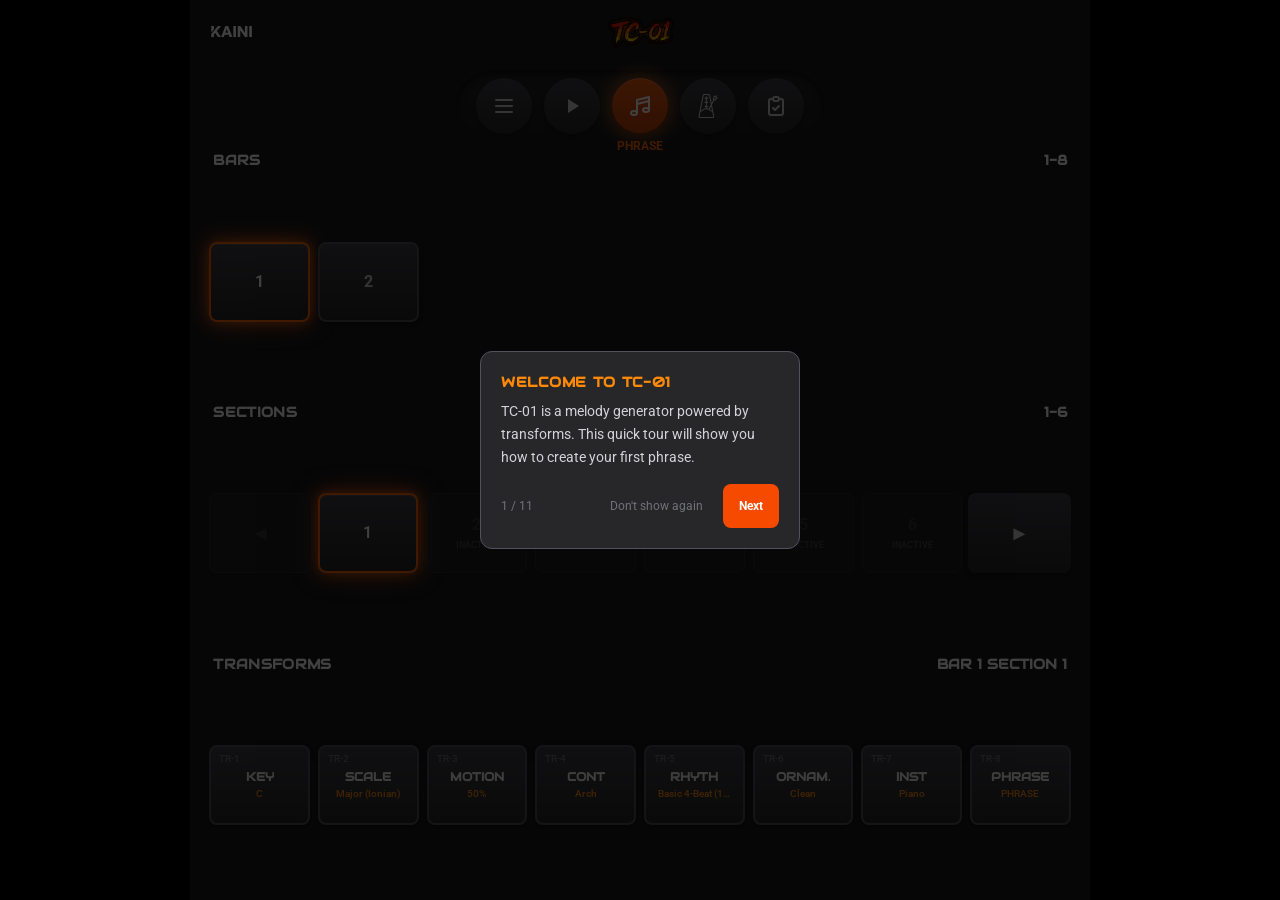
<file: tone-calculator/index.html>
<!doctype html>
<html lang="en">
  <head>
    <meta charset="UTF-8" />
    <link rel="icon" href="data:image/svg+xml,<svg xmlns='http://www.w3.org/2000/svg' viewBox='0 0 100 100'><text y='0.9em' font-size='90'>🎵</text></svg>" />

    <!-- Google Fonts - Audiowide & Roboto -->
    <link rel="preconnect" href="https://fonts.googleapis.com">
    <link rel="preconnect" href="https://fonts.gstatic.com" crossorigin="anonymous">
    <link href="https://fonts.googleapis.com/css2?family=Audiowide&family=Roboto:wght@300;400;500;700&display=swap" rel="stylesheet">

    <!-- Mobile Viewport Configuration -->
    <meta name="viewport" content="width=device-width, initial-scale=1.0, maximum-scale=5.0, user-scalable=yes, viewport-fit=cover" />

    <!-- Mobile Web App Capable -->
    <meta name="mobile-web-app-capable" content="yes" />
    <meta name="apple-mobile-web-app-capable" content="yes" />
    <meta name="apple-mobile-web-app-status-bar-style" content="black-translucent" />

    <!-- Theme Color (matches zinc-900) -->
    <meta name="theme-color" content="#18181b" />

    <meta name="description" content="Algorhythmic melody generator and composition tool" />

    <title>Tone Calculator</title>
    <script type="module" crossorigin src="/tone-calculator/assets/index-BXOnVvf6.js"></script>
    <link rel="stylesheet" crossorigin href="/tone-calculator/assets/index-BT1WE7k0.css">
  <link rel="manifest" href="/tone-calculator/manifest.webmanifest"></head>
  <body class="font-sans">
    <div id="root"></div>
  </body>
</html>
</file>
